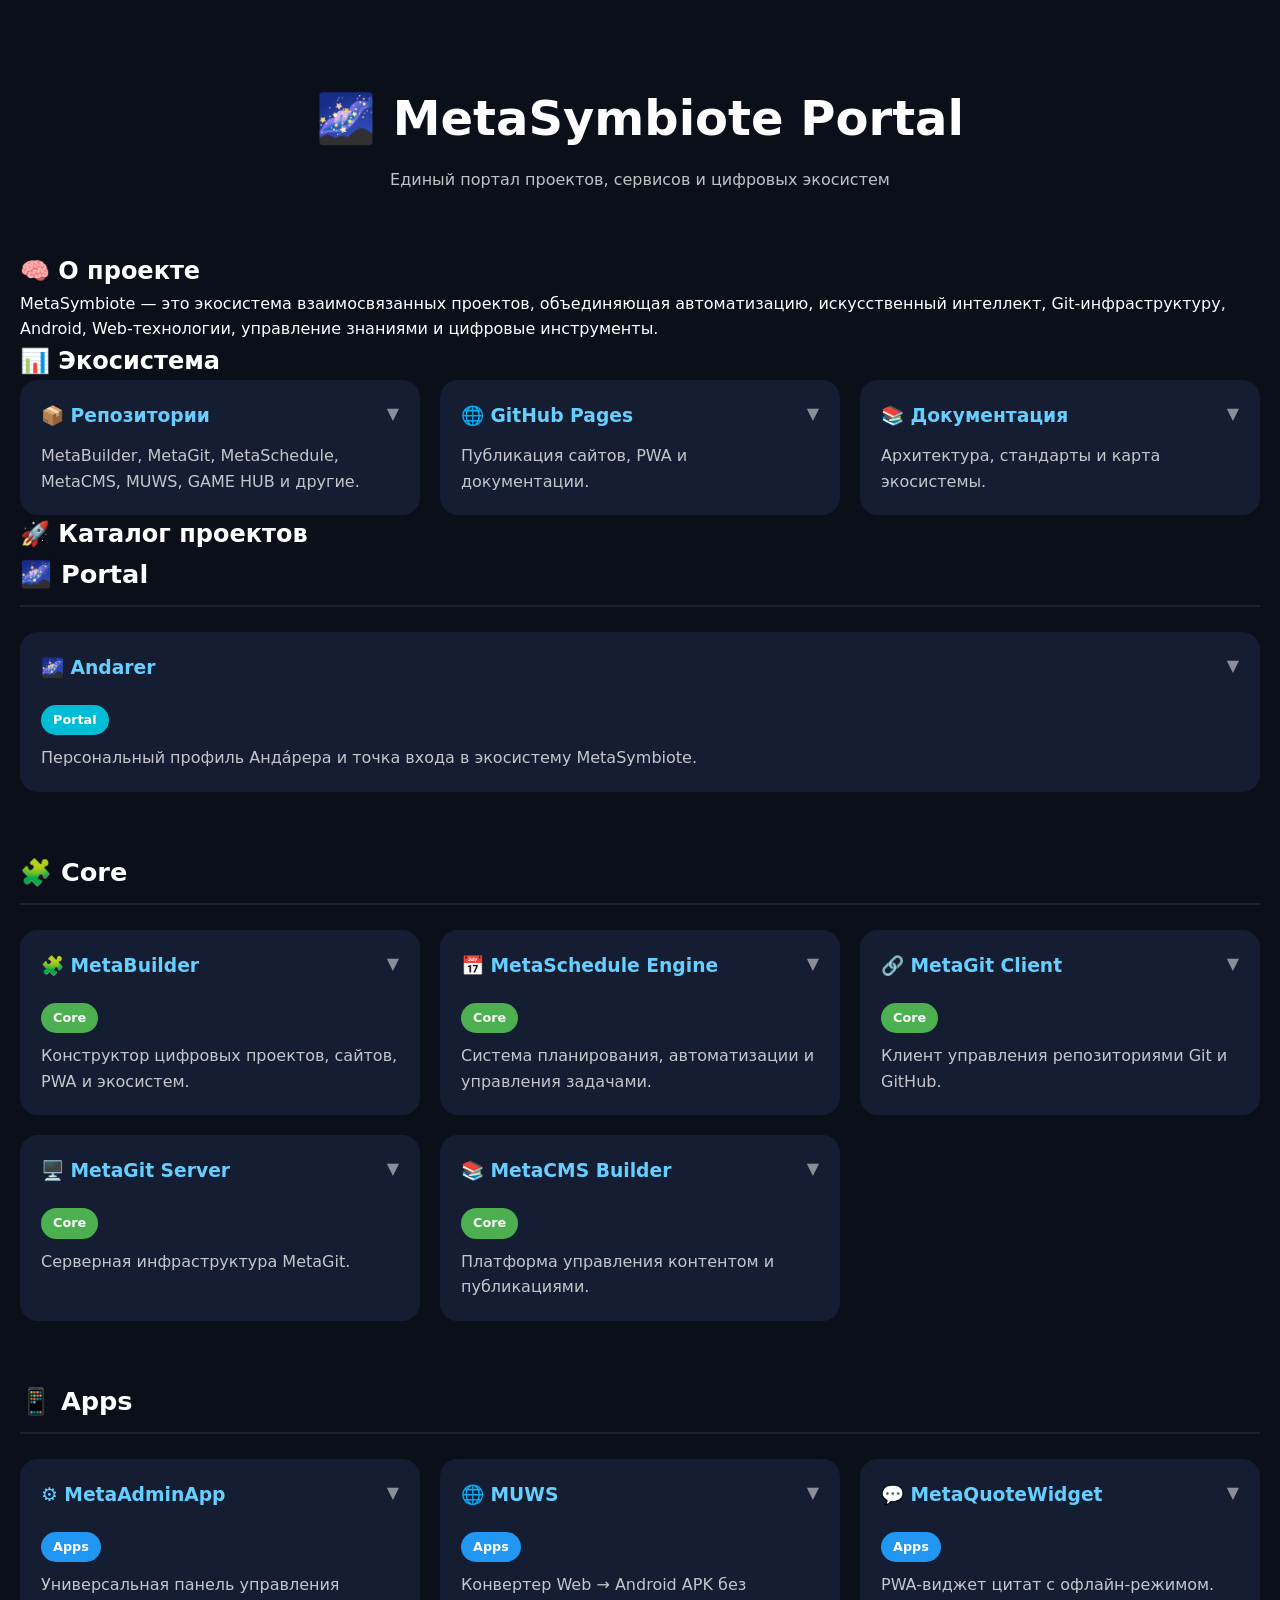
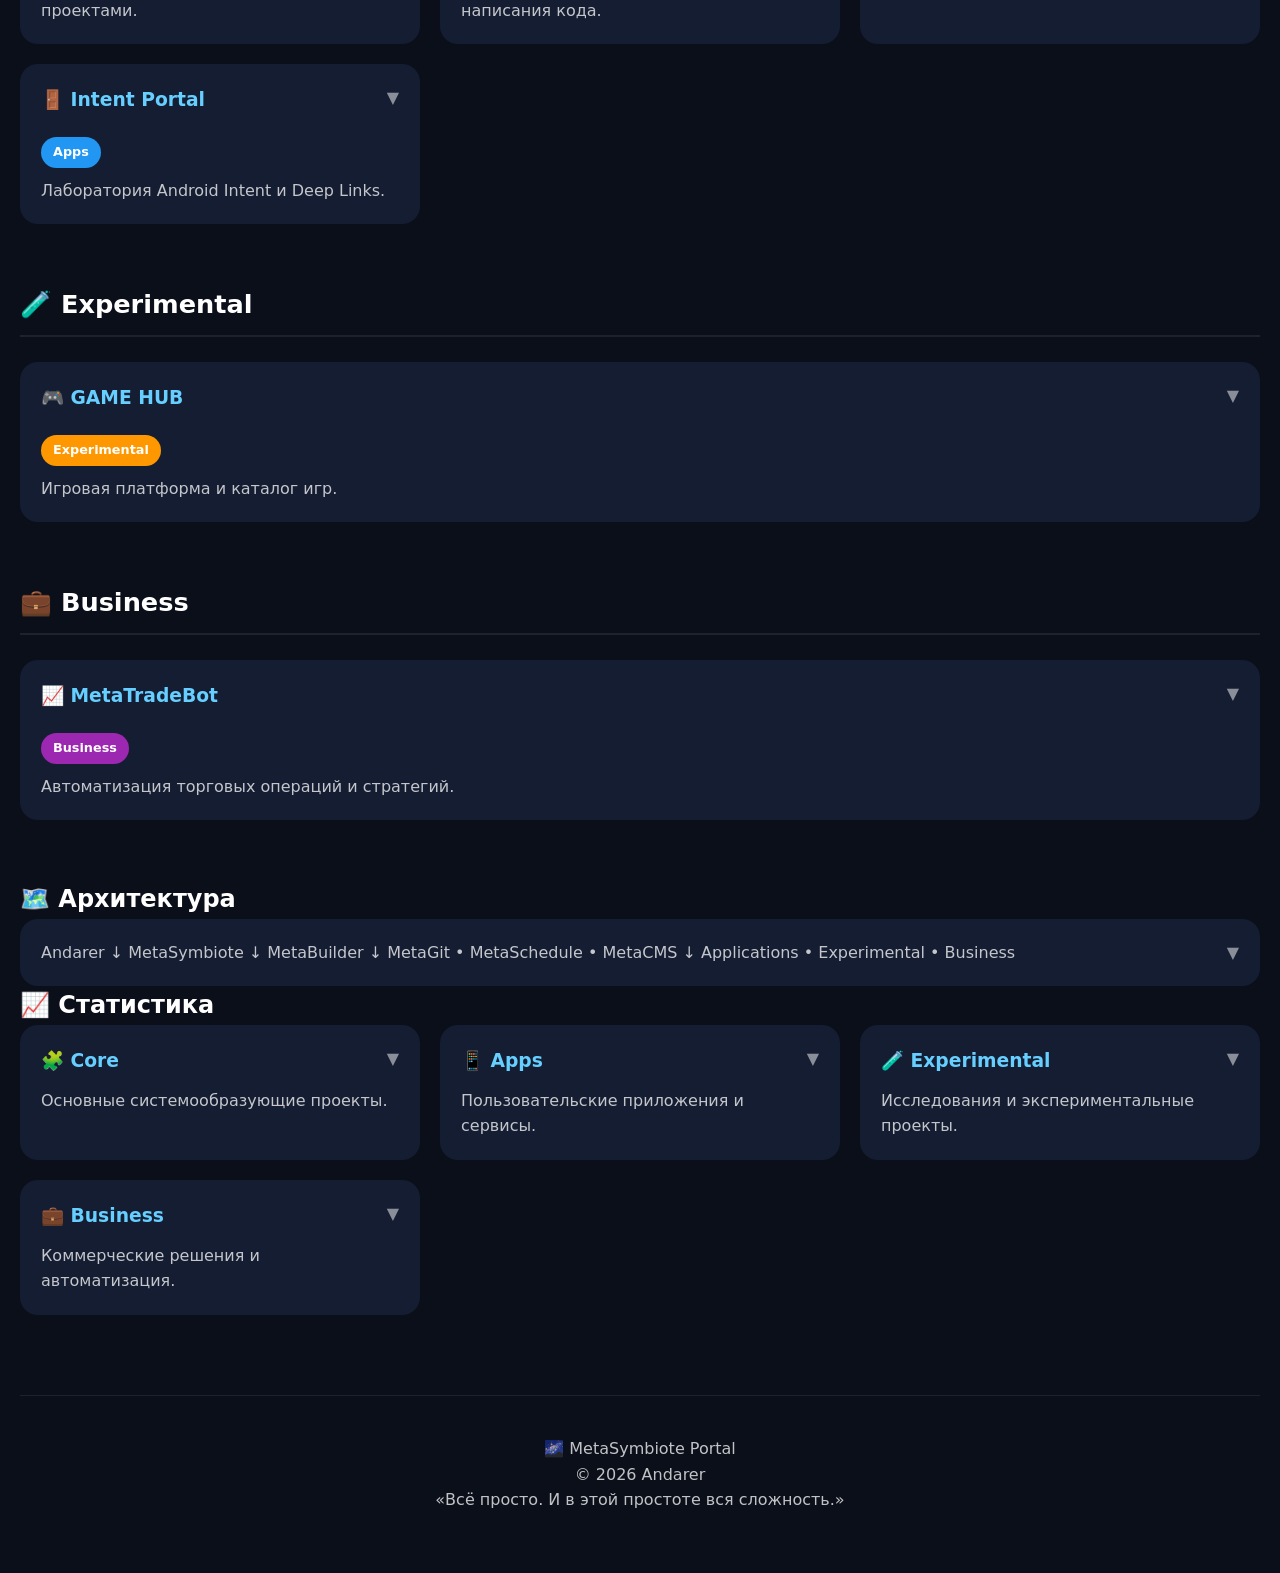
<file: index.html>
<!DOCTYPE html>
<html lang="ru">

<head>

<meta charset="UTF-8">

<meta
name="viewport"
content="width=device-width, initial-scale=1.0">

<title>
MetaSymbiote Portal
</title>

<meta
name="description"
content="MetaSymbiote Portal — единый каталог проектов, сервисов и цифровых экосистем Анда́рера.">

<meta
name="theme-color"
content="#0b0f1a">

<link
rel="stylesheet"
href="style.css">

</head>

<body>

<div class="container">

<header class="hero">

<h1>
🌌 MetaSymbiote Portal
</h1>

<p>
Единый портал проектов, сервисов и цифровых экосистем
</p>

</header>

<section>

<h2>
🧠 О проекте
</h2>

<p>
MetaSymbiote — это экосистема взаимосвязанных проектов,
объединяющая автоматизацию, искусственный интеллект,
Git-инфраструктуру, Android, Web-технологии,
управление знаниями и цифровые инструменты.
</p>

</section>

<section>

<h2>
📊 Экосистема
</h2>

<div class="grid">

<div class="card">

<h3>
📦 Репозитории
</h3>

<p>
MetaBuilder, MetaGit,
MetaSchedule, MetaCMS,
MUWS, GAME HUB и другие.
</p>

</div>

<div class="card">

<h3>
🌐 GitHub Pages
</h3>

<p>
Публикация сайтов,
PWA и документации.
</p>

</div>

<div class="card">

<h3>
📚 Документация
</h3>

<p>
Архитектура,
стандарты и карта экосистемы.
</p>

</div>

</div>

</section>

<section>

<h2>
🚀 Каталог проектов
</h2>

<div id="projects-grid">

</div>

</section>

<section>

<h2>
🗺️ Архитектура
</h2>

<div class="card">

<p>

Andarer

↓

MetaSymbiote

↓

MetaBuilder

↓

MetaGit • MetaSchedule • MetaCMS

↓

Applications • Experimental • Business

</p>

</div>

</section>

<section>

<h2>
📈 Статистика
</h2>

<div class="grid">

<div class="card">

<h3>
🧩 Core
</h3>

<p>
Основные системообразующие проекты.
</p>

</div>

<div class="card">

<h3>
📱 Apps
</h3>

<p>
Пользовательские приложения и сервисы.
</p>

</div>

<div class="card">

<h3>
🧪 Experimental
</h3>

<p>
Исследования и экспериментальные проекты.
</p>

</div>

<div class="card">

<h3>
💼 Business
</h3>

<p>
Коммерческие решения и автоматизация.
</p>

</div>

</div>

</section>

<footer>

<p>

🌌 MetaSymbiote Portal

</p>

<p>

© 2026 Andarer

</p>

<p>

«Всё просто. И в этой простоте вся сложность.»

</p>

</footer>

</div>

<script src="app.js"></script>

</body>

</html>
</file>
<file: style.css>
/* =====================================
   MetaSymbiote Portal v2.0
   Author: Andarer
===================================== */

:root{

--bg:#0b0f1a;
--bg-secondary:#101827;

--card:#141d31;
--card-hover:#1c2b47;

--accent:#66cfff;
--accent-dark:#244d9c;

--text:#ffffff;
--text-soft:rgba(255,255,255,.75);

--border:rgba(255,255,255,.08);

--shadow:
0 10px 30px rgba(0,0,0,.35);

}

/* Reset */

*{
margin:0;
padding:0;
box-sizing:border-box;
}

html{
scroll-behavior:smooth;
}

body{

background:var(--bg);

color:var(--text);

font-family:
"Segoe UI",
system-ui,
sans-serif;

line-height:1.6;

min-height:100vh;

}

/* Layout */

.container{

max-width:1400px;

margin:auto;

padding:20px;

}

/* Header */

.hero{

text-align:center;

padding:60px 20px;

}

.hero h1{

font-size:3rem;

margin-bottom:10px;

}

.hero p{

color:var(--text-soft);

}

/* Category Sections */

.category-section{

margin-bottom:60px;

}

.category-title{

display:flex;

align-items:center;

gap:10px;

font-size:1.6rem;

margin-bottom:25px;

padding-bottom:10px;

border-bottom:
2px solid var(--border);

}

/* Grid */

.grid{

display:grid;

grid-template-columns:
repeat(
auto-fit,
minmax(300px,1fr)
);

gap:20px;

}

/* Cards */

.card{

background:var(--card);

border:
1px solid transparent;

border-radius:18px;

padding:20px;

cursor:pointer;

transition:.3s;

position:relative;

overflow:hidden;

}

.card:hover{

background:var(--card-hover);

transform:
translateY(-4px);

box-shadow:var(--shadow);

border-color:
rgba(102,207,255,.15);

}

.card h3{

display:flex;

align-items:center;

gap:10px;

margin-bottom:12px;

color:var(--accent);

}

.card p{

color:var(--text-soft);

}

/* Category Badge */

.badge{

display:inline-block;

padding:5px 12px;

margin:10px 0;

border-radius:999px;

font-size:.8rem;

font-weight:600;

color:white;

}

/* Expand Arrow */

.card::after{

content:"▼";

position:absolute;

right:20px;

top:20px;

opacity:.5;

transition:.3s;

}

.card.expanded::after{

transform:rotate(180deg);

}

/* Details */

.card-details{

max-height:0;

opacity:0;

overflow:hidden;

transition:
max-height .4s ease,
opacity .4s ease,
margin-top .4s ease;

}

.card.expanded .card-details{

max-height:500px;

opacity:1;

margin-top:15px;

}

.card-details p{

margin-bottom:15px;

}

/* Buttons */

.buttons{

display:flex;

flex-wrap:wrap;

gap:10px;

}

.buttons a{

text-decoration:none;

padding:10px 18px;

border-radius:10px;

background:var(--accent-dark);

color:white;

transition:.3s;

}

.buttons a:hover{

background:var(--accent);

color:#000;

}

/* Footer */

footer{

margin-top:80px;

padding:40px 20px;

text-align:center;

border-top:
1px solid var(--border);

color:var(--text-soft);

}

/* Mobile */

@media(max-width:768px){

.hero{

padding:40px 15px;

}

.hero h1{

font-size:2rem;

}

.category-title{

font-size:1.3rem;

}

.grid{

grid-template-columns:1fr;

}

.card{

padding:18px;

}

.buttons a{

width:100%;

text-align:center;

}

}
</file>
